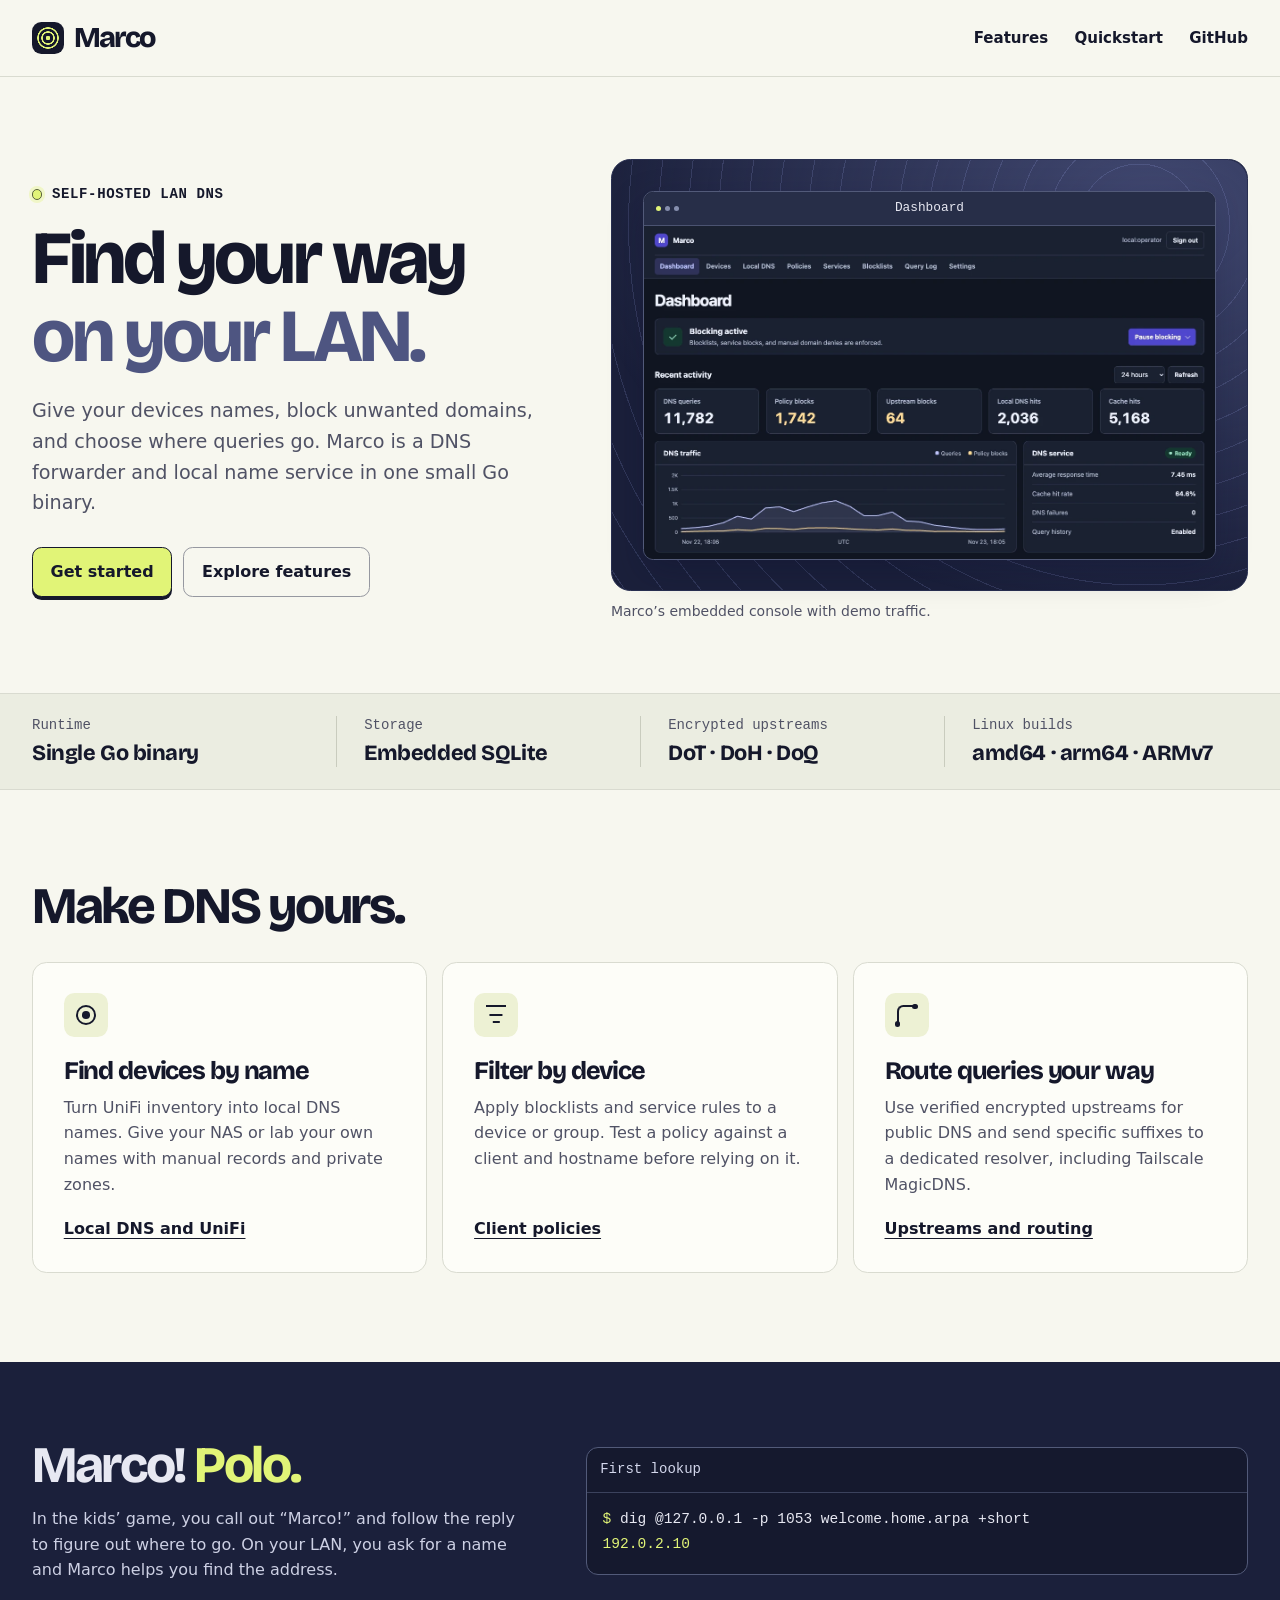
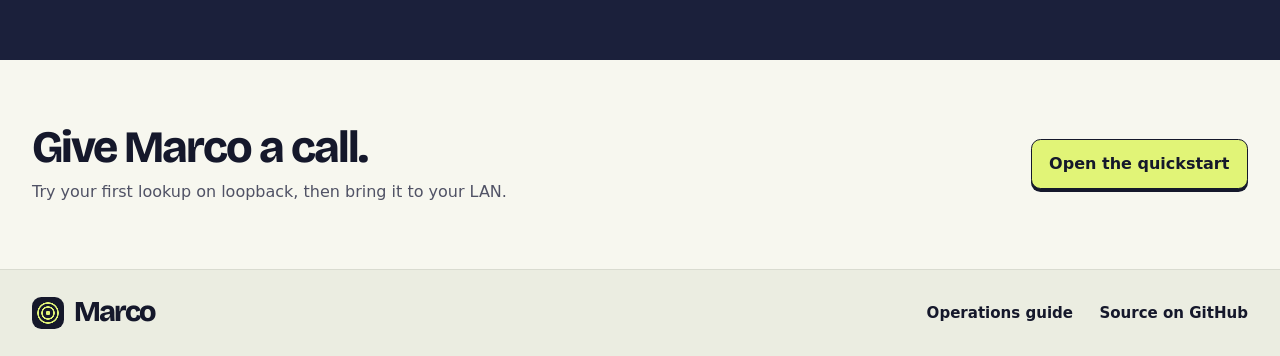
<file: site/index.html>
<!doctype html>
<html lang="en">
<head>
  <meta charset="utf-8">
  <meta name="viewport" content="width=device-width, initial-scale=1">
  <meta name="description" content="Marco is a lightweight, self-hosted LAN DNS forwarder with local names, per-device filtering, encrypted upstreams, and UniFi discovery.">
  <meta name="theme-color" content="#f7f7ef">
  <title>Marco — Find your way on your LAN</title>
  <link rel="icon" href="assets/marco.png" type="image/png">
  <link rel="stylesheet" href="assets/site.css">
</head>
<body>
  <a class="skip" href="#main">Skip to content</a>
  <header class="site-header">
    <div class="wrap header-inner">
      <a class="brand" href="./" aria-current="page"><span class="brand-mark" aria-hidden="true"></span>Marco</a>
      <nav aria-label="Main navigation">
        <a href="features/">Features</a>
        <a href="start/">Quickstart</a>
        <a href="https://github.com/pridkett/marco">GitHub</a>
      </nav>
    </div>
  </header>
  <main id="main">
    <section class="wrap hero">
      <div class="hero-copy">
        <p class="eyebrow"><span class="signal-dot" aria-hidden="true"></span>Self-hosted LAN DNS</p>
        <h1>Find your way <em>on your LAN.</em></h1>
        <p class="lede">Give your devices names, block unwanted domains, and choose where queries go. Marco is a DNS forwarder and local name service in one small Go binary.</p>
        <div class="actions">
          <a class="button primary" href="start/">Get started</a>
          <a class="button secondary" href="features/">Explore features</a>
        </div>
      </div>
      <figure class="hero-visual">
        <div class="radar-stage">
          <div class="radar" aria-hidden="true"></div>
          <a class="app-window" href="assets/dashboard.webp">
            <div class="window-bar"><span class="window-dots" aria-hidden="true"></span>Dashboard<span class="window-spacer" aria-hidden="true"></span></div>
            <img src="assets/dashboard.webp" width="1280" height="745" alt="Open full-size Marco dashboard screenshot showing query totals, policy and upstream blocks, and a DNS traffic chart.">
          </a>
        </div>
        <figcaption>Marco’s embedded console with demo traffic.</figcaption>
      </figure>
    </section>
    <div class="spec-strip">
      <dl class="wrap specs">
        <div><dt>Runtime</dt><dd>Single Go binary</dd></div>
        <div><dt>Storage</dt><dd>Embedded SQLite</dd></div>
        <div><dt>Encrypted upstreams</dt><dd>DoT · DoH · DoQ</dd></div>
        <div><dt>Linux builds</dt><dd>amd64 · arm64 · ARMv7</dd></div>
      </dl>
    </div>
    <section class="wrap highlights" aria-labelledby="highlights-title">
      <div class="section-heading">
        <h2 id="highlights-title">Make DNS yours.</h2>
      </div>
      <div class="cards">
        <article class="card">
          <span class="card-icon icon-local" aria-hidden="true"><i></i></span>
          <h3>Find devices by name</h3>
          <p>Turn UniFi inventory into local DNS names. Give your NAS or lab your own names with manual records and private zones.</p>
          <a href="features/#local-dns">Local DNS and UniFi</a>
        </article>
        <article class="card">
          <span class="card-icon icon-filter" aria-hidden="true"><i></i></span>
          <h3>Filter by device</h3>
          <p>Apply blocklists and service rules to a device or group. Test a policy against a client and hostname before relying on it.</p>
          <a href="features/#filtering">Client policies</a>
        </article>
        <article class="card">
          <span class="card-icon icon-route" aria-hidden="true"><i></i></span>
          <h3>Route queries your way</h3>
          <p>Use verified encrypted upstreams for public DNS and send specific suffixes to a dedicated resolver, including Tailscale MagicDNS.</p>
          <a href="features/#upstreams">Upstreams and routing</a>
        </article>
      </div>
    </section>
    <section class="origin-band">
      <div class="wrap origin">
        <div>
          <h2>Marco! <em>Polo.</em></h2>
          <p>In the kids’ game, you call out “Marco!” and follow the reply to figure out where to go. On your LAN, you ask for a name and Marco helps you find the address.</p>
        </div>
        <figure class="terminal origin-terminal">
          <figcaption>First lookup</figcaption>
          <pre><code><span class="prompt">$</span> dig @127.0.0.1 -p 1053 welcome.home.arpa +short
<span class="answer">192.0.2.10</span></code></pre>
        </figure>
      </div>
    </section>
    <div class="wrap end-cap">
      <div>
        <h2>Give Marco a call.</h2>
        <p>Try your first lookup on loopback, then bring it to your LAN.</p>
      </div>
      <a class="button primary" href="start/">Open the quickstart</a>
    </div>
  </main>
  <footer class="site-footer">
    <div class="wrap footer-inner">
      <a class="brand" href="./"><span class="brand-mark" aria-hidden="true"></span>Marco</a>
      <nav aria-label="Footer navigation">
        <a href="https://github.com/pridkett/marco/blob/main/docs/operations.md">Operations guide</a>
        <a href="https://github.com/pridkett/marco">Source on GitHub</a>
      </nav>
    </div>
  </footer>
</body>
</html>
</file>
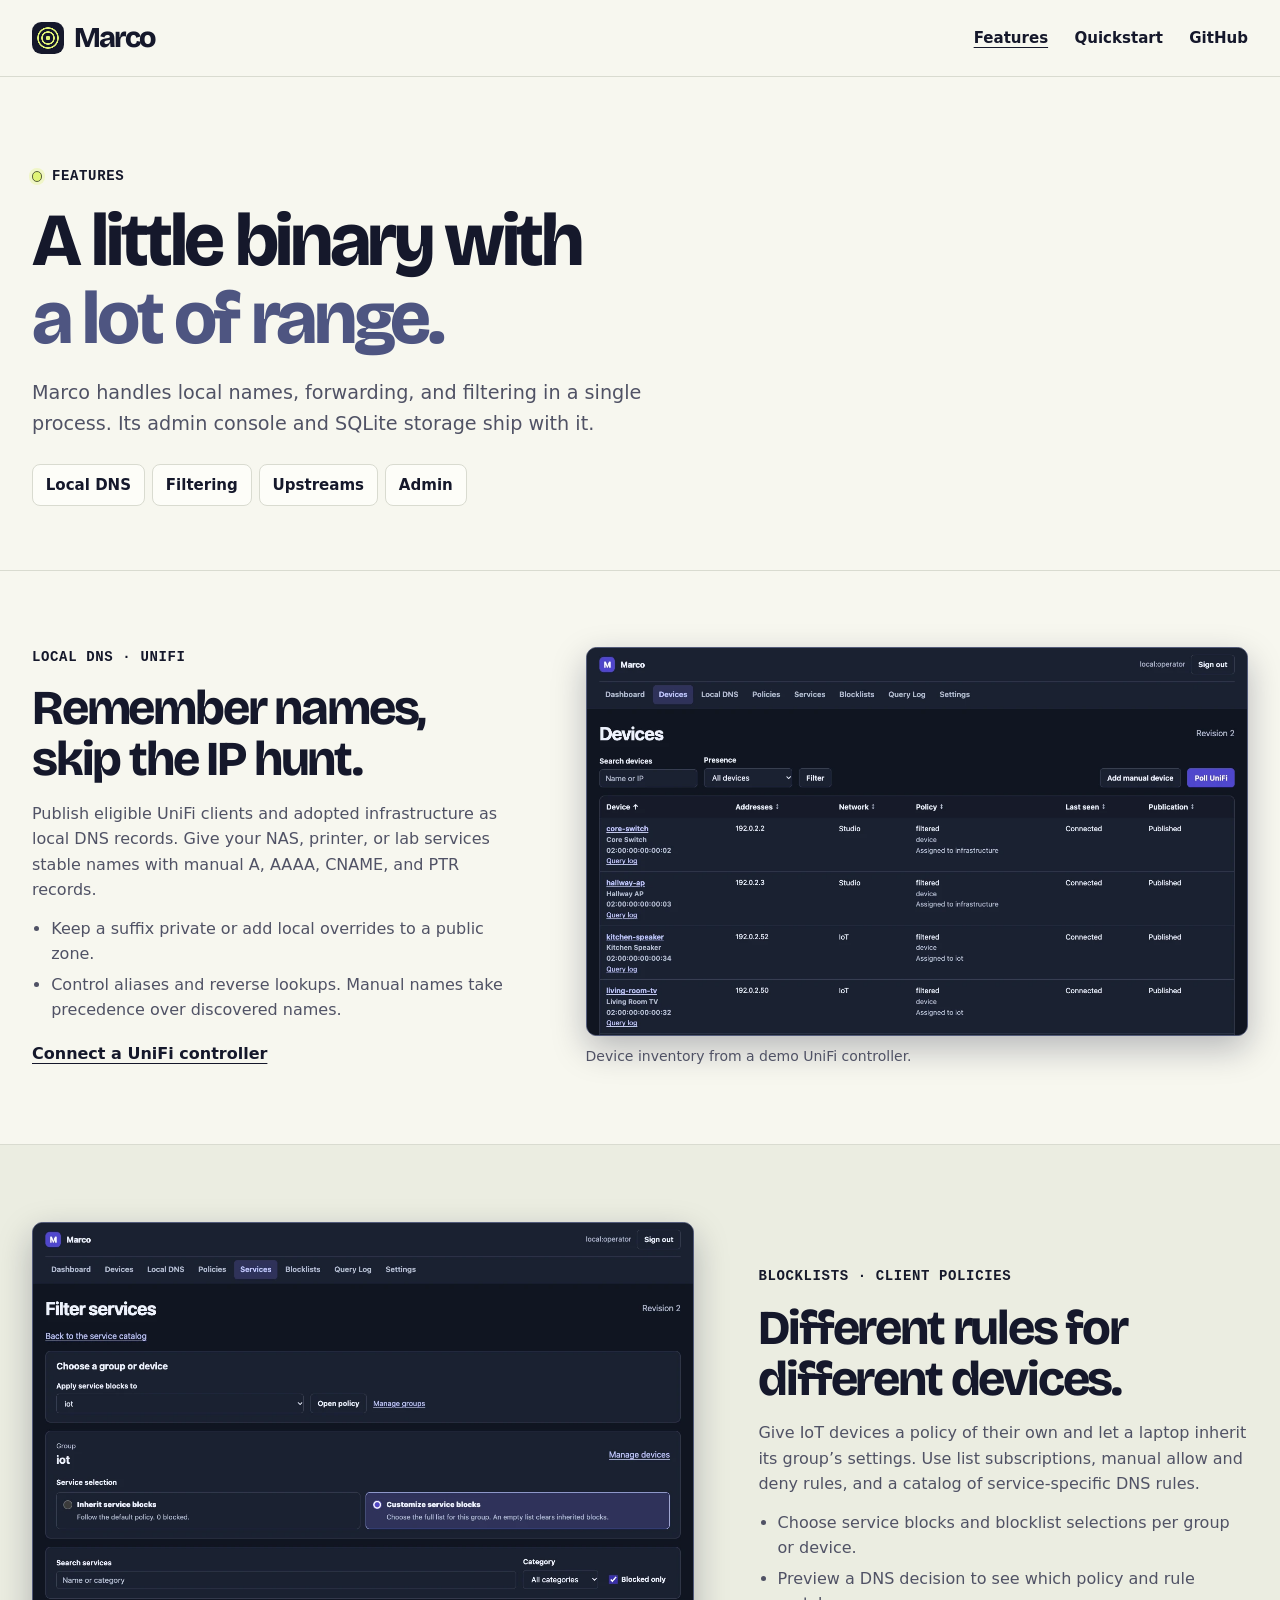
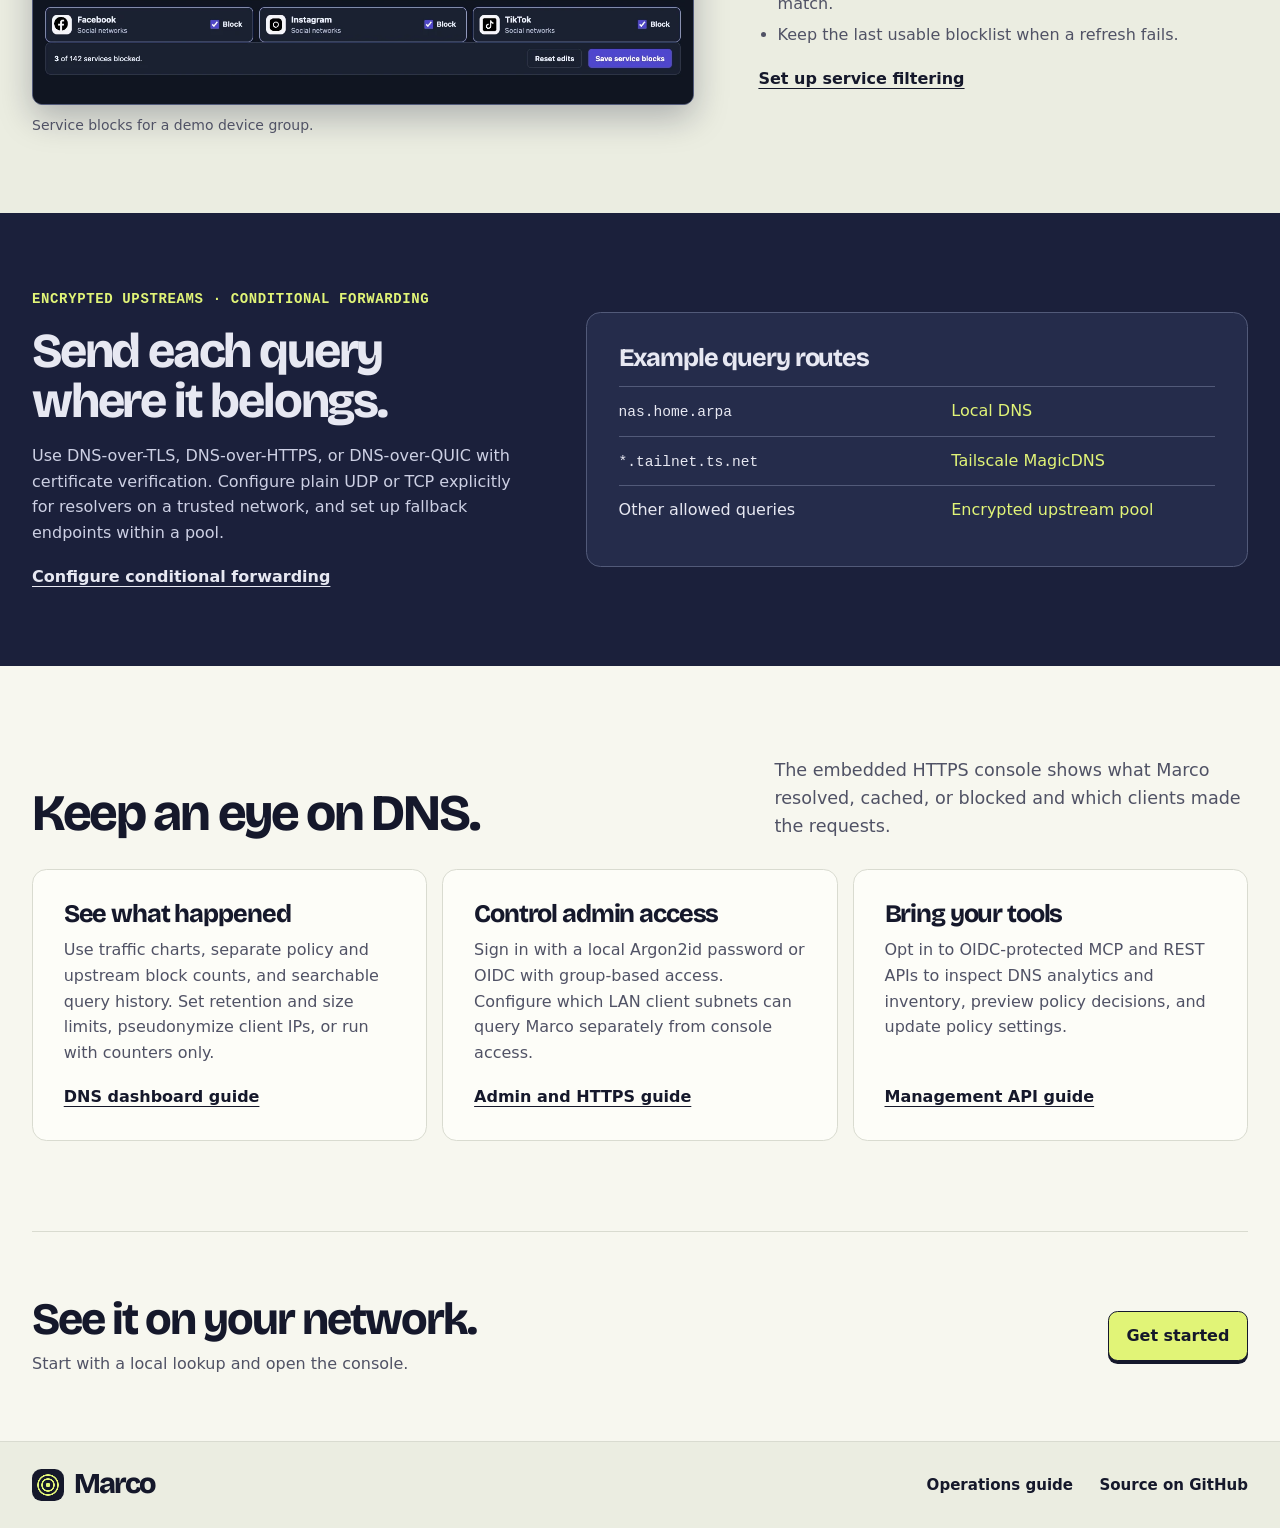
<file: site/features/index.html>
<!doctype html>
<html lang="en">
<head>
  <meta charset="utf-8">
  <meta name="viewport" content="width=device-width, initial-scale=1">
  <meta name="description" content="Explore Marco’s local DNS, UniFi discovery, client policies, encrypted upstreams, and HTTPS admin console.">
  <meta name="theme-color" content="#f7f7ef">
  <title>Features — Marco</title>
  <link rel="icon" href="../assets/marco.png" type="image/png">
  <link rel="stylesheet" href="../assets/site.css">
</head>
<body>
  <a class="skip" href="#main">Skip to content</a>
  <header class="site-header">
    <div class="wrap header-inner">
      <a class="brand" href="../"><span class="brand-mark" aria-hidden="true"></span>Marco</a>
      <nav aria-label="Main navigation">
        <a href="./" aria-current="page">Features</a>
        <a href="../start/">Quickstart</a>
        <a href="https://github.com/pridkett/marco">GitHub</a>
      </nav>
    </div>
  </header>
  <main id="main">
    <header class="wrap sub-hero">
      <p class="eyebrow"><span class="signal-dot" aria-hidden="true"></span>Features</p>
      <h1>A little binary with <em>a lot of range.</em></h1>
      <p class="lede">Marco handles local names, forwarding, and filtering in a single process. Its admin console and SQLite storage ship with it.</p>
      <nav class="jump-links" aria-label="On this page">
        <a href="#local-dns">Local DNS</a>
        <a href="#filtering">Filtering</a>
        <a href="#upstreams">Upstreams</a>
        <a href="#admin">Admin</a>
      </nav>
    </header>
    <section class="feature-section" id="local-dns">
      <div class="wrap feature-split">
        <div>
          <p class="eyebrow">Local DNS · UniFi</p>
          <h2>Remember names, skip the IP hunt.</h2>
          <p>Publish eligible UniFi clients and adopted infrastructure as local DNS records. Give your NAS, printer, or lab services stable names with manual A, AAAA, CNAME, and PTR records.</p>
          <ul class="detail-list">
            <li>Keep a suffix private or add local overrides to a public zone.</li>
            <li>Control aliases and reverse lookups. Manual names take precedence over discovered names.</li>
          </ul>
          <a class="text-link" href="https://github.com/pridkett/marco/blob/main/docs/operations.md#unifi">Connect a UniFi controller</a>
        </div>
        <figure class="feature-shot">
          <a href="../assets/devices.webp"><img src="../assets/devices.webp" width="1280" height="750" loading="lazy" alt="Open full-size Devices screenshot. A demo UniFi inventory shows access points, a switch, and clients with DNS names and device groups."></a>
          <figcaption>Device inventory from a demo UniFi controller.</figcaption>
        </figure>
      </div>
    </section>
    <section class="feature-section alternate" id="filtering">
      <div class="wrap feature-split reverse">
        <div>
          <p class="eyebrow">Blocklists · Client policies</p>
          <h2>Different rules for different devices.</h2>
          <p>Give IoT devices a policy of their own and let a laptop inherit its group’s settings. Use list subscriptions, manual allow and deny rules, and a catalog of service-specific DNS rules.</p>
          <ul class="detail-list">
            <li>Choose service blocks and blocklist selections per group or device.</li>
            <li>Preview a DNS decision to see which policy and rule match.</li>
            <li>Keep the last usable blocklist when a refresh fails.</li>
          </ul>
          <a class="text-link" href="https://github.com/pridkett/marco/blob/main/docs/operations.md#service-catalog">Set up service filtering</a>
        </div>
        <figure class="feature-shot">
          <a href="../assets/filtering.webp"><img src="../assets/filtering.webp" width="1280" height="933" loading="lazy" alt="Open full-size service filter screenshot. The console lets you select a group or device and toggle individual services."></a>
          <figcaption>Service blocks for a demo device group.</figcaption>
        </figure>
      </div>
    </section>
    <section class="routing-band" id="upstreams">
      <div class="wrap feature-split">
        <div>
          <p class="eyebrow">Encrypted upstreams · Conditional forwarding</p>
          <h2>Send each query where it belongs.</h2>
          <p>Use DNS-over-TLS, DNS-over-HTTPS, or DNS-over-QUIC with certificate verification. Configure plain UDP or TCP explicitly for resolvers on a trusted network, and set up fallback endpoints within a pool.</p>
          <a class="text-link" href="https://github.com/pridkett/marco/blob/main/docs/operations.md#conditional-forwarding">Configure conditional forwarding</a>
        </div>
        <div class="route-panel">
          <h3>Example query routes</h3>
          <dl>
            <div><dt><code>nas.home.arpa</code></dt><dd>Local DNS</dd></div>
            <div><dt><code>*.tailnet.ts.net</code></dt><dd>Tailscale MagicDNS</dd></div>
            <div><dt>Other allowed queries</dt><dd>Encrypted upstream pool</dd></div>
          </dl>
        </div>
      </div>
    </section>
    <section class="wrap admin-section" id="admin">
      <div class="section-heading">
        <h2>Keep an eye on DNS.</h2>
        <p>The embedded HTTPS console shows what Marco resolved, cached, or blocked and which clients made the requests.</p>
      </div>
      <div class="cards">
        <article class="card">
          <h3>See what happened</h3>
          <p>Use traffic charts, separate policy and upstream block counts, and searchable query history. Set retention and size limits, pseudonymize client IPs, or run with counters only.</p>
          <a href="https://github.com/pridkett/marco/blob/main/docs/operations.md#dns-dashboard">DNS dashboard guide</a>
        </article>
        <article class="card">
          <h3>Control admin access</h3>
          <p>Sign in with a local Argon2id password or OIDC with group-based access. Configure which LAN client subnets can query Marco separately from console access.</p>
          <a href="https://github.com/pridkett/marco/blob/main/docs/operations.md#admin-and-https">Admin and HTTPS guide</a>
        </article>
        <article class="card">
          <h3>Bring your tools</h3>
          <p>Opt in to OIDC-protected MCP and REST APIs to inspect DNS analytics and inventory, preview policy decisions, and update policy settings.</p>
          <a href="https://github.com/pridkett/marco/blob/main/docs/operations.md#management-mcp-and-rest-api">Management API guide</a>
        </article>
      </div>
    </section>
    <div class="wrap end-cap">
      <div>
        <h2>See it on your network.</h2>
        <p>Start with a local lookup and open the console.</p>
      </div>
      <a class="button primary" href="../start/">Get started</a>
    </div>
  </main>
  <footer class="site-footer">
    <div class="wrap footer-inner">
      <a class="brand" href="../"><span class="brand-mark" aria-hidden="true"></span>Marco</a>
      <nav aria-label="Footer navigation">
        <a href="https://github.com/pridkett/marco/blob/main/docs/operations.md">Operations guide</a>
        <a href="https://github.com/pridkett/marco">Source on GitHub</a>
      </nav>
    </div>
  </footer>
</body>
</html>
</file>
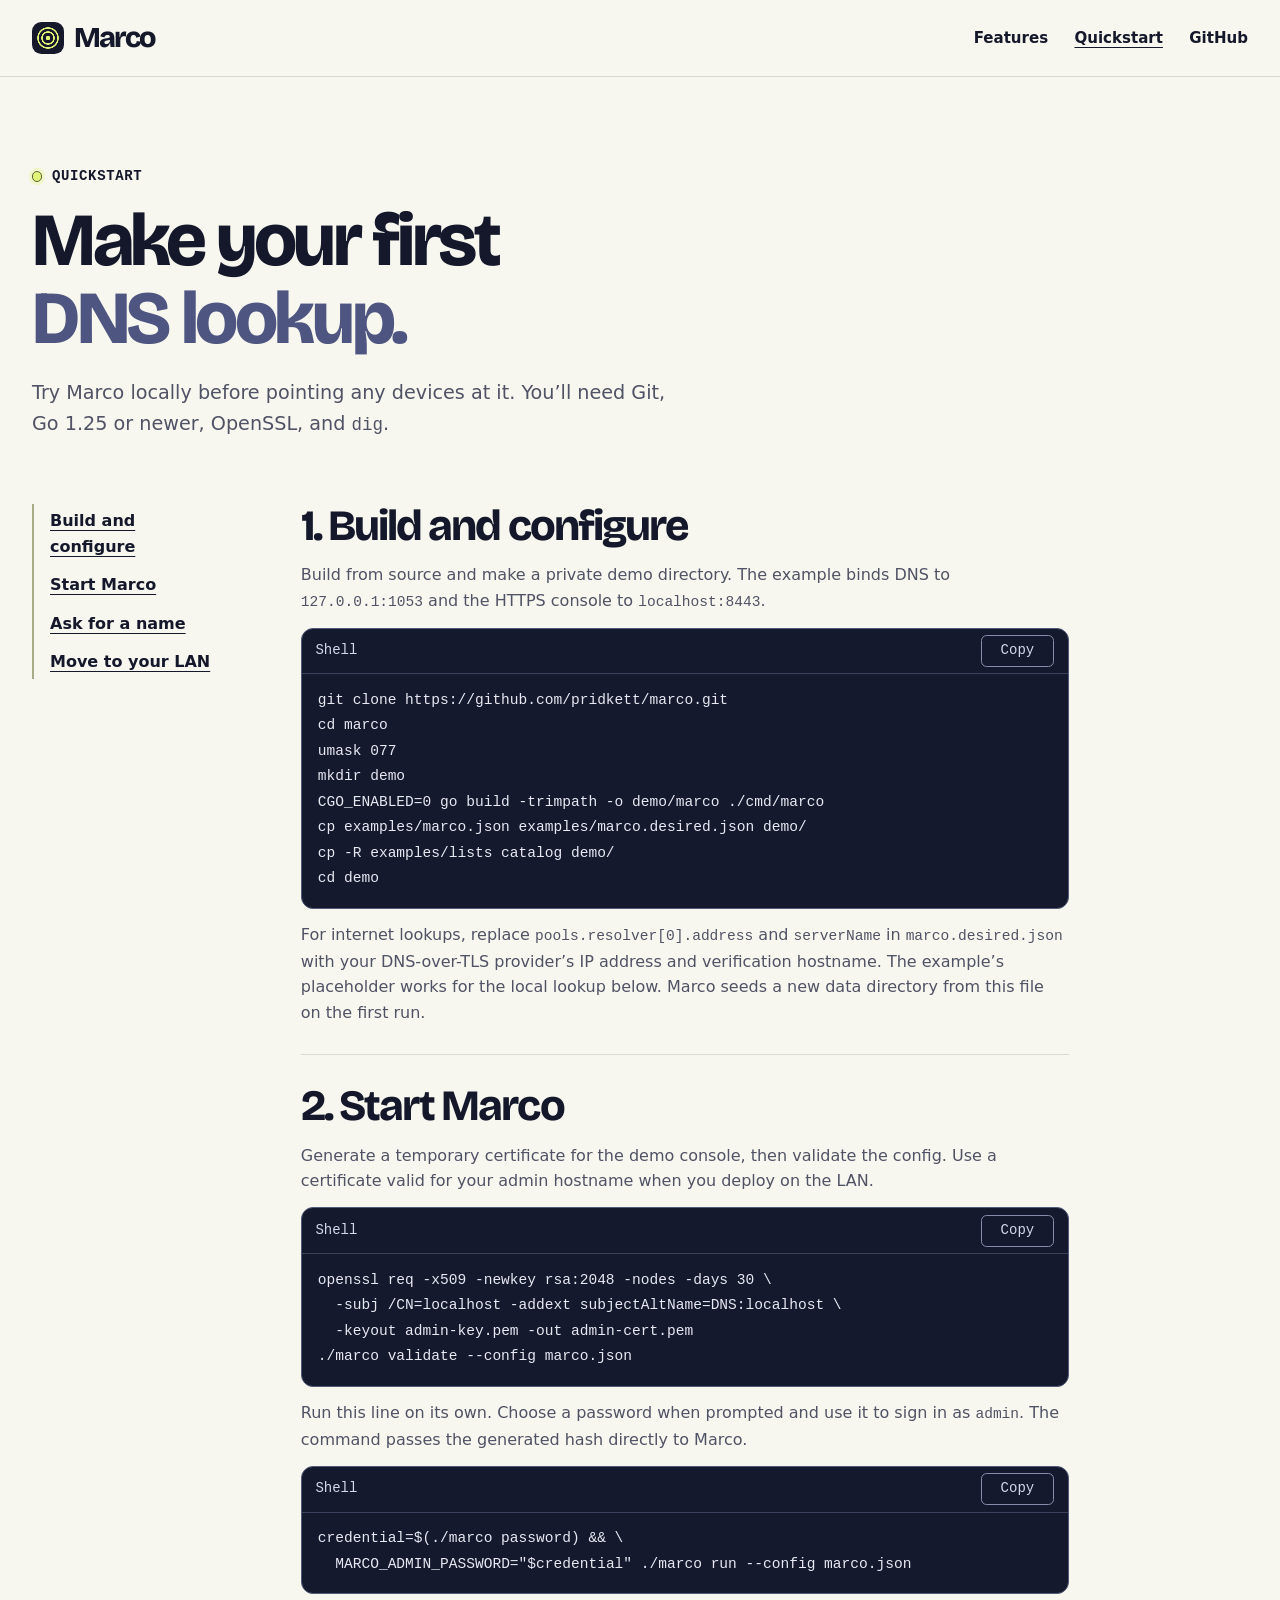
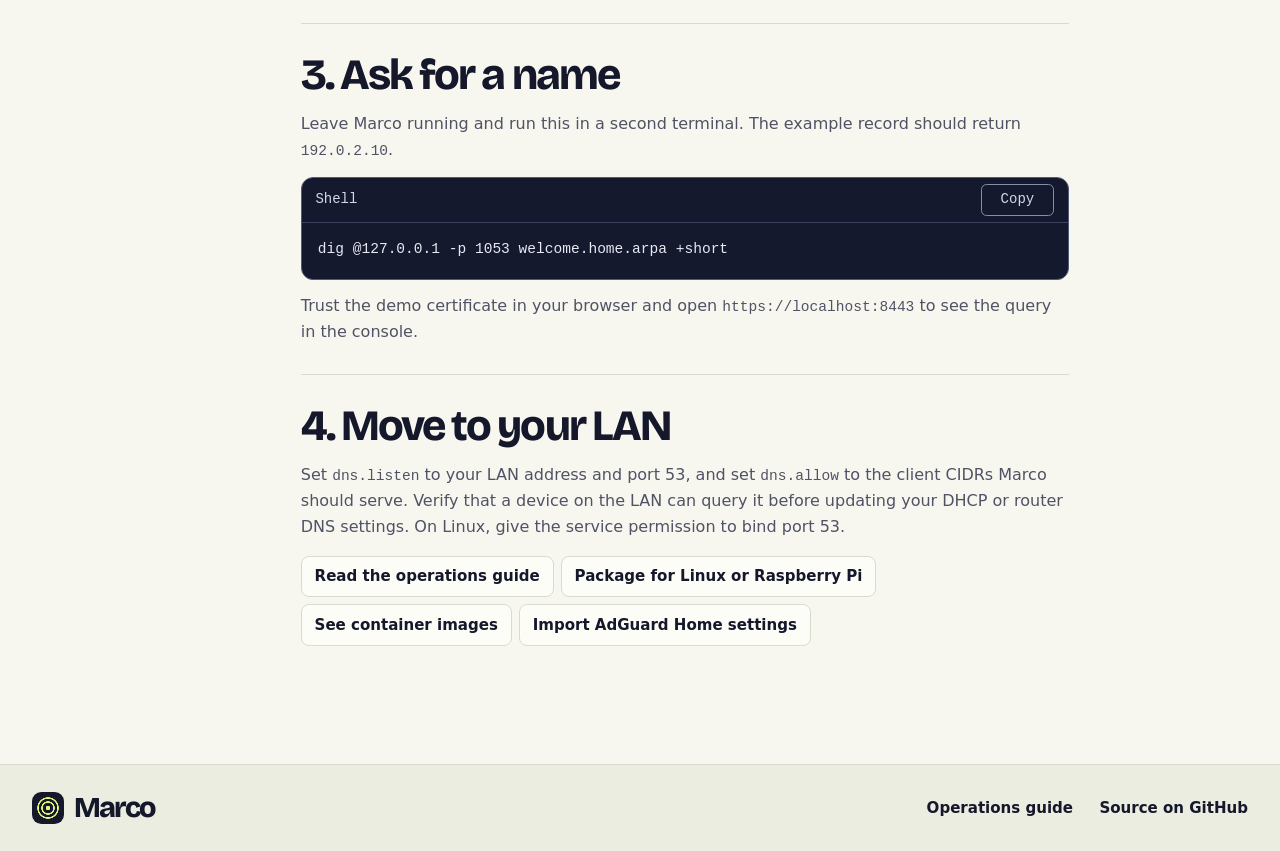
<file: site/start/index.html>
<!doctype html>
<html lang="en">
<head>
  <meta charset="utf-8">
  <meta name="viewport" content="width=device-width, initial-scale=1">
  <meta name="description" content="Build Marco, launch the example instance, and make your first DNS lookup. Then put Marco on your LAN.">
  <meta name="theme-color" content="#f7f7ef">
  <title>Quickstart — Marco</title>
  <link rel="icon" href="../assets/marco.png" type="image/png">
  <link rel="stylesheet" href="../assets/site.css">
  <script src="../assets/copy.js" defer></script>
</head>
<body>
  <a class="skip" href="#main">Skip to content</a>
  <header class="site-header">
    <div class="wrap header-inner">
      <a class="brand" href="../"><span class="brand-mark" aria-hidden="true"></span>Marco</a>
      <nav aria-label="Main navigation">
        <a href="../features/">Features</a>
        <a href="./" aria-current="page">Quickstart</a>
        <a href="https://github.com/pridkett/marco">GitHub</a>
      </nav>
    </div>
  </header>
  <main id="main">
    <header class="wrap sub-hero">
      <p class="eyebrow"><span class="signal-dot" aria-hidden="true"></span>Quickstart</p>
      <h1>Make your first <em>DNS lookup.</em></h1>
      <p class="lede">Try Marco locally before pointing any devices at it. You’ll need Git, Go 1.25 or newer, OpenSSL, and <code>dig</code>.</p>
    </header>
    <div class="wrap guide">
      <nav class="guide-nav" aria-label="Setup steps">
        <a href="#build">Build and configure</a>
        <a href="#run">Start Marco</a>
        <a href="#check">Ask for a name</a>
        <a href="#lan">Move to your LAN</a>
      </nav>
      <div class="steps">
        <section class="step" id="build">
          <h2>1. Build and configure</h2>
          <p>Build from source and make a private demo directory. The example binds DNS to <code>127.0.0.1:1053</code> and the HTTPS console to <code>localhost:8443</code>.</p>
          <figure class="terminal">
            <figcaption>Shell</figcaption>
            <pre><code class="copyable">git clone https://github.com/pridkett/marco.git
cd marco
umask 077
mkdir demo
CGO_ENABLED=0 go build -trimpath -o demo/marco ./cmd/marco
cp examples/marco.json examples/marco.desired.json demo/
cp -R examples/lists catalog demo/
cd demo</code></pre>
          </figure>
          <p>For internet lookups, replace <code>pools.resolver[0].address</code> and <code>serverName</code> in <code>marco.desired.json</code> with your DNS-over-TLS provider’s IP address and verification hostname. The example’s placeholder works for the local lookup below. Marco seeds a new data directory from this file on the first run.</p>
        </section>
        <section class="step" id="run">
          <h2>2. Start Marco</h2>
          <p>Generate a temporary certificate for the demo console, then validate the config. Use a certificate valid for your admin hostname when you deploy on the LAN.</p>
          <figure class="terminal">
            <figcaption>Shell</figcaption>
            <pre><code class="copyable">openssl req -x509 -newkey rsa:2048 -nodes -days 30 \
  -subj /CN=localhost -addext subjectAltName=DNS:localhost \
  -keyout admin-key.pem -out admin-cert.pem
./marco validate --config marco.json</code></pre>
          </figure>
          <p>Run this line on its own. Choose a password when prompted and use it to sign in as <code>admin</code>. The command passes the generated hash directly to Marco.</p>
          <figure class="terminal">
            <figcaption>Shell</figcaption>
            <pre><code class="copyable">credential=$(./marco password) &amp;&amp; \
  MARCO_ADMIN_PASSWORD="$credential" ./marco run --config marco.json</code></pre>
          </figure>
        </section>
        <section class="step" id="check">
          <h2>3. Ask for a name</h2>
          <p>Leave Marco running and run this in a second terminal. The example record should return <code>192.0.2.10</code>.</p>
          <figure class="terminal">
            <figcaption>Shell</figcaption>
            <pre><code class="copyable">dig @127.0.0.1 -p 1053 welcome.home.arpa +short</code></pre>
          </figure>
          <p>Trust the demo certificate in your browser and open <code>https://localhost:8443</code> to see the query in the console.</p>
        </section>
        <section class="step" id="lan">
          <h2>4. Move to your LAN</h2>
          <p>Set <code>dns.listen</code> to your LAN address and port 53, and set <code>dns.allow</code> to the client CIDRs Marco should serve. Verify that a device on the LAN can query it before updating your DHCP or router DNS settings. On Linux, give the service permission to bind port 53.</p>
          <div class="guide-links">
            <a href="https://github.com/pridkett/marco/blob/main/docs/operations.md">Read the operations guide</a>
            <a href="https://github.com/pridkett/marco#build">Package for Linux or Raspberry Pi</a>
            <a href="https://github.com/pridkett/marco/pkgs/container/marco">See container images</a>
            <a href="https://github.com/pridkett/marco/blob/main/docs/operations.md#offline-migration">Import AdGuard Home settings</a>
          </div>
        </section>
      </div>
    </div>
  </main>
  <footer class="site-footer">
    <div class="wrap footer-inner">
      <a class="brand" href="../"><span class="brand-mark" aria-hidden="true"></span>Marco</a>
      <nav aria-label="Footer navigation">
        <a href="https://github.com/pridkett/marco/blob/main/docs/operations.md">Operations guide</a>
        <a href="https://github.com/pridkett/marco">Source on GitHub</a>
      </nav>
    </div>
  </footer>
</body>
</html>
</file>
<file: site/assets/site.css>
@font-face {
  font-family: Bricolage;
  src: url("bricolage-grotesque.woff2") format("woff2");
  font-weight: 500 800;
  font-display: swap;
}

:root {
  color-scheme: light;
  --paper: #f7f7ef;
  --ink: #15182b;
  --muted: #505265;
  --line: #d9dbd0;
  --accent: #e1f477;
  --deep: #1b203b;
  --light-ink: #e7e8f2;
  --display: Bricolage, system-ui, sans-serif;
  --mono: ui-monospace, "SFMono-Regular", Consolas, monospace;
  font-family: system-ui, sans-serif;
  background: var(--paper);
  color: var(--ink);
  line-height: 1.6;
}

* { box-sizing: border-box; }
body, figure, dl, dd { margin: 0; }
h1, h2, h3, p, ul { margin: 0; }
h1, h2, h3 {
  font-family: var(--display);
  font-weight: 750;
  letter-spacing: -.045em;
  line-height: 1.04;
  text-wrap: balance;
}
h1 { font-size: clamp(3.45rem, 5.85vw, 6.1rem); }
h2 { font-size: clamp(2.3rem, 4vw, 3.8rem); }
h3 { font-size: 1.58rem; }
h1 em { display: block; color: #4e5581; }
em { font-style: normal; }
a { color: inherit; text-underline-offset: .24em; }
a:focus-visible, button:focus-visible { outline: 3px solid #6353dc; outline-offset: 4px; }
img { display: block; max-width: 100%; height: auto; }
code { font-family: var(--mono); font-size: .91em; overflow-wrap: anywhere; }
p, li, figcaption { color: var(--muted); }
.wrap { width: min(100% - 4rem, 76rem); margin-inline: auto; }
.skip {
  position: fixed;
  top: .75rem;
  left: .75rem;
  z-index: 2;
  transform: translateY(-200%);
  padding: .5rem .9rem;
  background: var(--accent);
  border-radius: .5rem;
}
.skip:focus { transform: none; }

.site-header { border-bottom: 1px solid var(--line); }
.header-inner, .footer-inner {
  display: flex;
  align-items: center;
  justify-content: space-between;
  flex-wrap: wrap;
  gap: .5rem 1.25rem;
  min-height: 4.75rem;
}
.brand {
  display: inline-flex;
  align-items: center;
  gap: .65rem;
  width: fit-content;
  font: 800 1.8rem/1 var(--display);
  letter-spacing: -.07em;
  text-decoration: none;
}
.brand-mark {
  width: 2rem;
  aspect-ratio: 1;
  border-radius: .58rem;
  background: radial-gradient(circle at center, var(--accent) 0 2px, transparent 2.5px 5px, var(--accent) 5.5px 6.5px, transparent 7px 9px, var(--accent) 9.5px 10.5px, transparent 11px), var(--ink);
}
.header-inner nav, .footer-inner nav { display: flex; flex-wrap: wrap; gap: .15rem 1.65rem; }
.header-inner nav a, .footer-inner nav a {
  padding-block: .6rem;
  font-size: .94rem;
  font-weight: 650;
  text-decoration: none;
}
.header-inner nav a:hover, .footer-inner nav a:hover,
.header-inner nav a[aria-current="page"] { text-decoration: underline; }

.hero {
  display: grid;
  grid-template-columns: minmax(0, .9fr) minmax(0, 1.1fr);
  align-items: center;
  gap: clamp(2rem, 4.5vw, 4.25rem);
  padding-block: clamp(3.75rem, 6.4vw, 6.25rem) clamp(3rem, 5.5vw, 5.75rem);
}
.eyebrow {
  display: flex;
  align-items: center;
  gap: .6rem;
  color: inherit;
  font: 600 .875rem/1.4 var(--mono);
  letter-spacing: .045em;
  text-transform: uppercase;
  margin-bottom: 1rem;
}
.signal-dot {
  width: .65rem;
  aspect-ratio: 1;
  flex: none;
  border: 1px solid #59623c;
  border-radius: 50%;
  background: var(--accent);
  box-shadow: 0 0 0 3px #e1f47755;
}
.hero h1, .sub-hero h1 { text-wrap: initial; }
.hero .lede, .sub-hero .lede { margin-top: 1.25rem; }
.lede { font-size: clamp(1.13rem, 1.5vw, 1.34rem); max-width: 41rem; }
.actions { display: flex; flex-wrap: wrap; gap: .7rem; margin-top: 1.75rem; }
.button {
  display: inline-flex;
  align-items: center;
  justify-content: center;
  width: fit-content;
  min-height: 3.1rem;
  padding: .65rem 1.1rem;
  border: 1px solid transparent;
  border-radius: .6rem;
  font-weight: 750;
  text-decoration: none;
  text-align: center;
}
.button.primary { color: var(--ink); background: var(--accent); border-color: var(--ink); box-shadow: 0 3px 0 var(--ink); }
.button.primary:hover { background: #eafa9a; }
.button.secondary { border-color: #9698a0; }
.button.secondary:hover { background: #ebeddf; }

.radar-stage {
  position: relative;
  isolation: isolate;
  display: grid;
  align-items: center;
  padding: clamp(.85rem, 2.4vw, 2.25rem);
  border: 1px solid #282f51;
  border-radius: 1.22rem;
  background: var(--deep);
}
.radar {
  position: absolute;
  z-index: -1;
  inset: 0;
  border-radius: inherit;
  background:
    radial-gradient(circle at 92% 11%, var(--accent) 0 2px, transparent 3px),
    radial-gradient(circle at 8% 89%, var(--accent) 0 2px, transparent 3px),
    repeating-radial-gradient(circle at 83% 15%, #aeb8ff27 0 1px, transparent 1px 30px),
    radial-gradient(ellipse at 85% 12%, #424972, transparent 75%);
}
.app-window, .feature-shot a {
  display: block;
  overflow: hidden;
  border: 1px solid #525a79;
  border-radius: .65rem;
  background: #111522;
  box-shadow: 0 .8rem 2.1rem #0c102b45;
  text-decoration: none;
}
.window-bar {
  display: grid;
  grid-template-columns: 1fr auto 1fr;
  align-items: center;
  gap: .5rem;
  padding: .48rem .7rem;
  border-bottom: 1px solid #4b5371;
  background: #272e48;
  color: var(--light-ink);
  font: 500 .8rem/1.4 var(--mono);
}
.window-dots {
  width: 5px;
  height: 5px;
  margin-left: 1px;
  border-radius: 50%;
  background: var(--accent);
  box-shadow: 9px 0 #868fae, 18px 0 #868fae;
}
.app-window img, .feature-shot img { width: 100%; }
.hero-visual figcaption, .feature-shot figcaption { font-size: .875rem; margin-top: .55rem; }

.spec-strip { background: #ebede1; border-block: 1px solid var(--line); }
.specs { display: grid; grid-template-columns: repeat(4, minmax(0, 1fr)); padding-block: 1.35rem; }
.specs div + div { border-left: 1px solid #c9ccbe; padding-left: 1.7rem; }
.specs dt { color: var(--muted); font: 500 .875rem/1.4 var(--mono); margin-bottom: .25rem; }
.specs dd { font: 750 clamp(1rem, 1.7vw, 1.45rem)/1.3 var(--display); letter-spacing: -.02em; }

.highlights, .admin-section { padding-block: clamp(3.5rem, 7vw, 6rem); }
.section-heading {
  display: grid;
  grid-template-columns: minmax(0, 1.2fr) minmax(0, .8fr);
  align-items: end;
  gap: .75rem 2rem;
  margin-bottom: 1.8rem;
}
.section-heading p { max-width: 31rem; font-size: 1.1rem; }
.cards { display: grid; grid-template-columns: repeat(3, minmax(0, 1fr)); gap: .95rem; }
.card {
  display: flex;
  flex-direction: column;
  align-items: flex-start;
  padding: clamp(1.25rem, 2.4vw, 2rem);
  border: 1px solid var(--line);
  border-radius: .9rem;
  background: #fdfdf8;
}
.card p { margin-block: .65rem 1.15rem; }
.card a, .text-link, .guide-links a { font-weight: 700; }
.card a { margin-top: auto; }
.card a:hover, .text-link:hover, .guide-links a:hover { text-decoration-thickness: 2px; }
.card-icon {
  display: grid;
  place-items: center;
  width: 2.75rem;
  aspect-ratio: 1;
  margin-bottom: 1.3rem;
  border-radius: .65rem;
  background: #edf1d4;
}
.card-icon i { display: block; position: relative; width: 1.25rem; height: 1.25rem; }
.icon-local i { border: 2px solid; border-radius: 50%; }
.icon-local i::after { content: ""; position: absolute; inset: .26rem; border-radius: 50%; background: var(--ink); }
.icon-filter i { border-top: 2px solid; }
.icon-filter i::before, .icon-filter i::after {
  content: "";
  position: absolute;
  left: 50%;
  translate: -50% 0;
  width: .82rem;
  top: .41rem;
  border-top: 2px solid;
}
.icon-filter i::after { width: .4rem; top: .83rem; }
.icon-route i { border-left: 2px solid; border-top: 2px solid; border-radius: .4rem 0 0; }
.icon-route i::before, .icon-route i::after {
  content: "";
  position: absolute;
  width: .36rem;
  height: .36rem;
  border-radius: 50%;
  background: var(--ink);
  top: -.24rem;
  right: -.09rem;
}
.icon-route i::after { top: auto; bottom: -.08rem; left: -.24rem; }

.origin-band, .routing-band {
  background: var(--deep);
  color: var(--light-ink);
}
.origin, .feature-split {
  display: grid;
  grid-template-columns: minmax(0, .85fr) minmax(0, 1.15fr);
  align-items: center;
  gap: clamp(1.6rem, 5vw, 5rem);
  padding-block: clamp(3.4rem, 6vw, 5.25rem);
}
.origin h2 em, .routing-band .eyebrow { color: var(--accent); }
.origin p, .routing-band p:not(.eyebrow) { color: #cdd0e4; }
.origin p { margin-top: .85rem; max-width: 37rem; }
.terminal {
  min-width: 0;
  border: 1px solid #525a79;
  border-radius: .75rem;
  background: #15192e;
  color: var(--light-ink);
}
.terminal figcaption {
  display: flex;
  align-items: center;
  justify-content: space-between;
  min-height: 2.8rem;
  padding: .4rem .85rem;
  border-bottom: 1px solid #3b425d;
  color: #d3d7ec;
  font: 500 .875rem/1.4 var(--mono);
}
.terminal pre { margin: 0; padding: .85rem 1rem 1rem; white-space: pre-wrap; line-height: 1.75; }
.terminal .prompt, .terminal .answer { color: var(--accent); }
.copy {
  min-width: 4.6rem;
  min-height: 2rem;
  padding: .15rem .5rem;
  border: 1px solid #858dab;
  border-radius: .35rem;
  background: transparent;
  color: inherit;
  font: inherit;
  cursor: pointer;
}
.copy:hover { background: #343d60; }
.copy:focus-visible { outline-color: var(--accent); }

.end-cap {
  display: flex;
  flex-wrap: wrap;
  align-items: center;
  justify-content: space-between;
  gap: 1.3rem;
  padding-block: clamp(2.7rem, 5vw, 4.25rem);
}
.end-cap h2 { font-size: clamp(2.15rem, 3.5vw, 3.25rem); }
.end-cap p { margin-top: .55rem; }
.site-footer { border-top: 1px solid var(--line); background: #ebede1; }
.footer-inner { min-height: 5.4rem; padding-block: .75rem; }

.sub-hero { padding-block: clamp(3.4rem, 7vw, 6.1rem) clamp(2.4rem, 5vw, 4.25rem); }
.sub-hero h1 { max-width: 13ch; }
.jump-links, .guide-links { display: flex; flex-wrap: wrap; gap: .45rem; margin-top: 1.55rem; }
.jump-links a, .guide-links a {
  padding: .48rem .8rem;
  border: 1px solid var(--line);
  border-radius: .5rem;
  background: #fdfdf8;
  font-size: .94rem;
  font-weight: 650;
  text-decoration: none;
}
.jump-links a:hover, .guide-links a:hover { text-decoration: underline; }
.feature-section { border-top: 1px solid var(--line); }
.alternate { background: #ebede1; }
.feature-split.reverse { grid-template-columns: minmax(0, 1.15fr) minmax(0, .85fr); }
.feature-split.reverse > figure { order: -1; }
.feature-split h2 { font-size: clamp(2.3rem, 3.8vw, 3.55rem); }
.feature-split h2 + p { margin-top: 1rem; }
.detail-list { margin-top: .8rem; padding-left: 1.2rem; }
.detail-list li + li { margin-top: .3rem; }
.feature-split .text-link { display: inline-block; margin-top: 1.15rem; }
.route-panel { border: 1px solid #525a79; border-radius: .9rem; padding: clamp(1.15rem, 3vw, 2rem); background: #252c4b; }
.route-panel h3 { margin-bottom: .9rem; }
.route-panel dl div {
  display: grid;
  grid-template-columns: minmax(0, 1fr) minmax(0, .85fr);
  gap: 0 1.4rem;
  padding-block: .7rem;
  border-top: 1px solid #525a79;
}
.route-panel dd { color: var(--accent); }
.admin-section + .end-cap { border-top: 1px solid var(--line); }

.guide {
  display: grid;
  grid-template-columns: 12rem minmax(0, 48rem);
  gap: 1.5rem clamp(2rem, 6vw, 6rem);
  align-items: start;
  padding-bottom: clamp(3.5rem, 7vw, 6rem);
}
.guide-nav {
  display: flex;
  flex-direction: column;
  gap: .25rem;
  padding-left: 1rem;
  border-left: 2px solid #a5ac87;
}
.guide-nav a { padding-block: .28rem; font-weight: 650; }
.step { padding-bottom: 1.8rem; }
.step + .step { padding-top: 1.8rem; border-top: 1px solid var(--line); }
.step h2 { font-size: clamp(1.8rem, 3.7vw, 2.7rem); }
.step p, .step .terminal { margin-top: .85rem; }
.guide-links { margin-top: 1rem; }

@media (max-width: 64rem) {
  .hero { grid-template-columns: minmax(0, .95fr) minmax(0, 1.05fr); }
  .hero h1 { font-size: clamp(3rem, 6.5vw, 4.65rem); }
}
@media (max-width: 51rem) {
  .wrap { width: calc(100% - 2.5rem); }
  .hero, .section-heading, .origin, .feature-split, .feature-split.reverse { grid-template-columns: minmax(0, 1fr); }
  .hero { gap: 1.9rem; }
  .hero h1 { font-size: clamp(3.35rem, 9vw, 5.4rem); }
  .feature-split.reverse > figure { order: initial; }
  .specs { grid-template-columns: repeat(2, minmax(0, 1fr)); gap: 1rem .6rem; }
  .specs div + div { border: 0; padding-left: 0; }
  .cards { grid-template-columns: minmax(0, 1fr); }
  .guide { grid-template-columns: minmax(0, 48rem); }
  .guide-nav { flex-flow: row wrap; gap: .3rem 1.1rem; }
}
@media (max-width: 27rem) {
  .wrap { width: calc(100% - 2rem); }
  .header-inner nav, .footer-inner nav { column-gap: .8rem; }
  .header-inner nav a, .footer-inner nav a { font-size: .875rem; }
  .hero h1, .sub-hero h1 { font-size: clamp(2.75rem, 12.2vw, 3.35rem); }
  .route-panel dl div { grid-template-columns: 1fr; }
}
</file>
